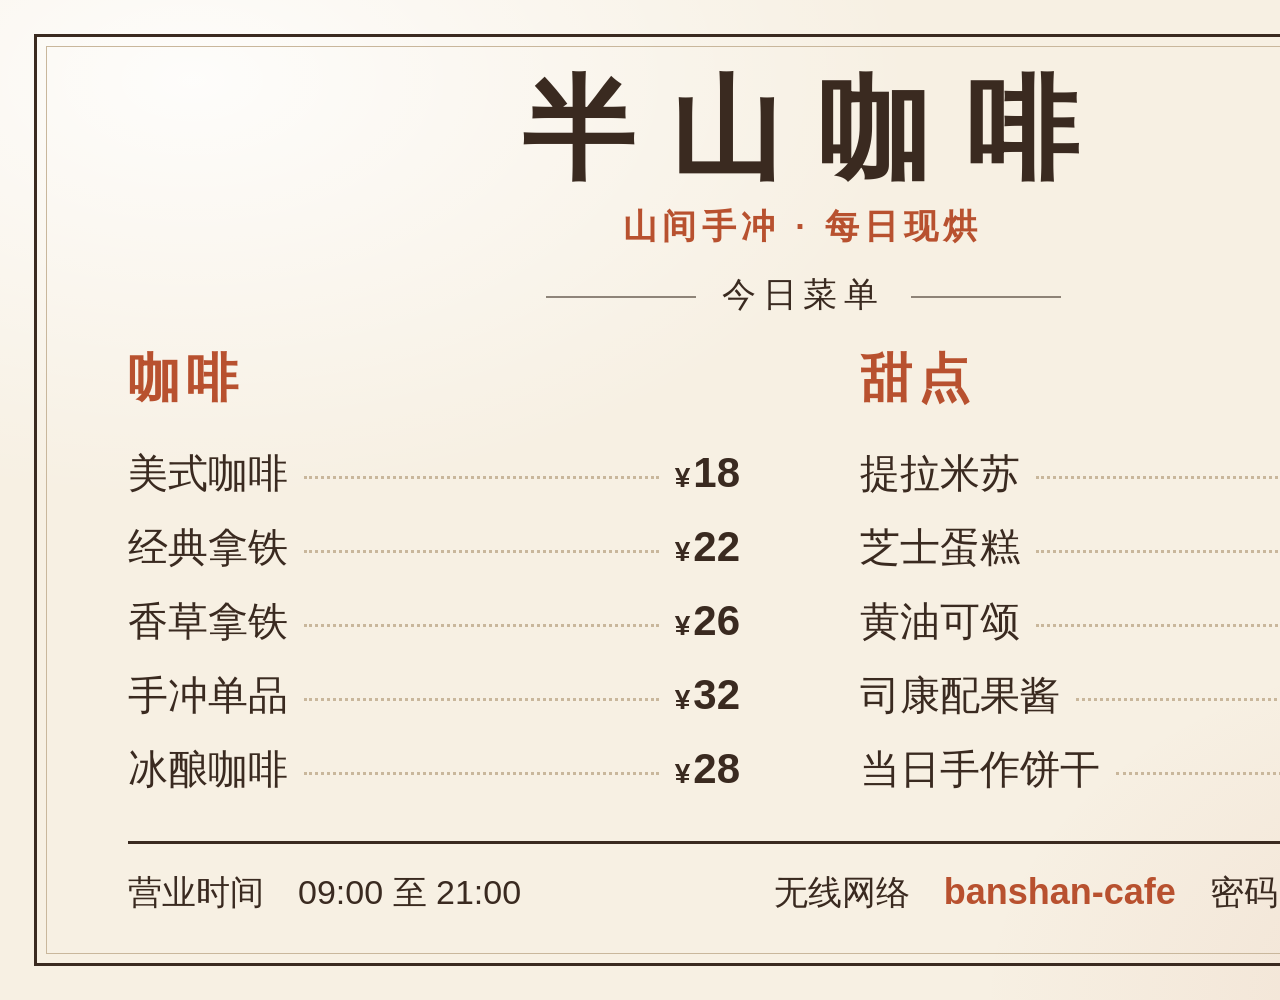
<file: samples/src/cafe-menu.html>
<!doctype html>
<html lang="zh-CN">
<head>
<meta charset="utf-8">
<style>
  :root { --ink:#3a2a20; --accent:#b8512f; --paper:#f7f0e3; --line:#c9b79c; }
  * { box-sizing: border-box; margin: 0; padding: 0; }
  html, body { width: 1600px; height: 1000px; overflow: hidden; }
  body {
    font-family: "Microsoft YaHei", "Microsoft YaHei UI", sans-serif;
    color: var(--ink);
    background:
      radial-gradient(1200px 700px at 12% 8%, rgba(255,255,255,.85), transparent 60%),
      radial-gradient(900px 600px at 95% 100%, rgba(184,81,47,.10), transparent 60%),
      var(--paper);
    position: relative;
  }
  .frame { position:absolute; inset:34px; border:3px solid var(--ink); }
  .frame::after { content:""; position:absolute; inset:9px; border:1px solid var(--line); }
  header { position:absolute; left:0; right:0; top:74px; text-align:center; }
  h1 { font-family:"KaiTi","STKaiti",serif; font-size:112px; letter-spacing:.32em; text-indent:.32em; font-weight:700; line-height:1; }
  .en { margin-top:18px; font-size:34px; letter-spacing:.16em; text-indent:.16em; color:var(--accent); font-weight:700; }
  .sub { margin-top:22px; font-size:34px; letter-spacing:.2em; text-indent:.2em; }
  .sub::before, .sub::after { content:""; display:inline-block; width:150px; height:2px; background:var(--ink); vertical-align:middle; margin:0 26px; opacity:.55; }
  main { position:absolute; left:128px; right:128px; top:344px; display:grid; grid-template-columns:1fr 1fr; column-gap:120px; }
  h2 { font-family:"Microsoft YaHei","Microsoft YaHei UI",sans-serif; font-weight:700; font-size:52px; margin-bottom:22px; color:var(--accent); letter-spacing:.12em; }
  h2 small { font-family:Georgia,serif; font-size:26px; letter-spacing:.08em; color:var(--ink); opacity:.65; margin-left:14px; font-weight:700; }
  li { list-style:none; display:flex; align-items:baseline; font-size:40px; line-height:1; padding:16px 0; }
  li .dots { flex:1; border-bottom:3px dotted var(--line); margin:0 16px; transform:translateY(-8px); }
  li .price { font-family:"Segoe UI","Microsoft YaHei",sans-serif; font-weight:700; font-size:42px; }
  li .price::before { content:"¥"; font-size:28px; margin-right:3px; }
  footer { position:absolute; left:128px; right:128px; bottom:84px; display:flex; justify-content:space-between; align-items:center; font-size:34px; border-top:3px solid var(--ink); padding-top:26px; }
  footer b { font-family:"Segoe UI","Microsoft YaHei",sans-serif; font-size:36px; color:var(--accent); font-weight:700; }
  .cup { position:absolute; right:150px; top:84px; width:150px; opacity:.9; }
</style>
</head>
<body>
<div class="frame"></div>
<svg class="cup" viewBox="0 0 120 120" fill="none" stroke="#3a2a20" stroke-width="4" stroke-linecap="round" stroke-linejoin="round">
  <path d="M22 48h64v26a24 24 0 0 1-24 24H46a24 24 0 0 1-24-24V48z" fill="#f2e3c9"/>
  <path d="M86 56h8a12 12 0 0 1 0 24h-9"/>
  <path d="M42 36c-6-6 6-10 0-18M58 36c-6-6 6-10 0-18M74 36c-6-6 6-10 0-18" stroke="#b8512f"/>
  <path d="M16 108h80"/>
</svg>
<header>
  <h1>半山咖啡</h1>
  <div class="en">山间手冲 · 每日现烘</div>
  <div class="sub">今日菜单</div>
</header>
<main>
  <section>
    <h2>咖啡</h2>
    <ul>
      <li>美式咖啡<span class="dots"></span><span class="price">18</span></li>
      <li>经典拿铁<span class="dots"></span><span class="price">22</span></li>
      <li>香草拿铁<span class="dots"></span><span class="price">26</span></li>
      <li>手冲单品<span class="dots"></span><span class="price">32</span></li>
      <li>冰酿咖啡<span class="dots"></span><span class="price">28</span></li>
    </ul>
  </section>
  <section>
    <h2>甜点</h2>
    <ul>
      <li>提拉米苏<span class="dots"></span><span class="price">28</span></li>
      <li>芝士蛋糕<span class="dots"></span><span class="price">26</span></li>
      <li>黄油可颂<span class="dots"></span><span class="price">16</span></li>
      <li>司康配果酱<span class="dots"></span><span class="price">20</span></li>
      <li>当日手作饼干<span class="dots"></span><span class="price">12</span></li>
    </ul>
  </section>
</main>
<footer>
  <span>营业时间　09:00 至 21:00</span>
  <span>无线网络　<b>banshan-cafe</b>　密码　<b>20261010</b></span>
</footer>
</body>
</html>
</file>
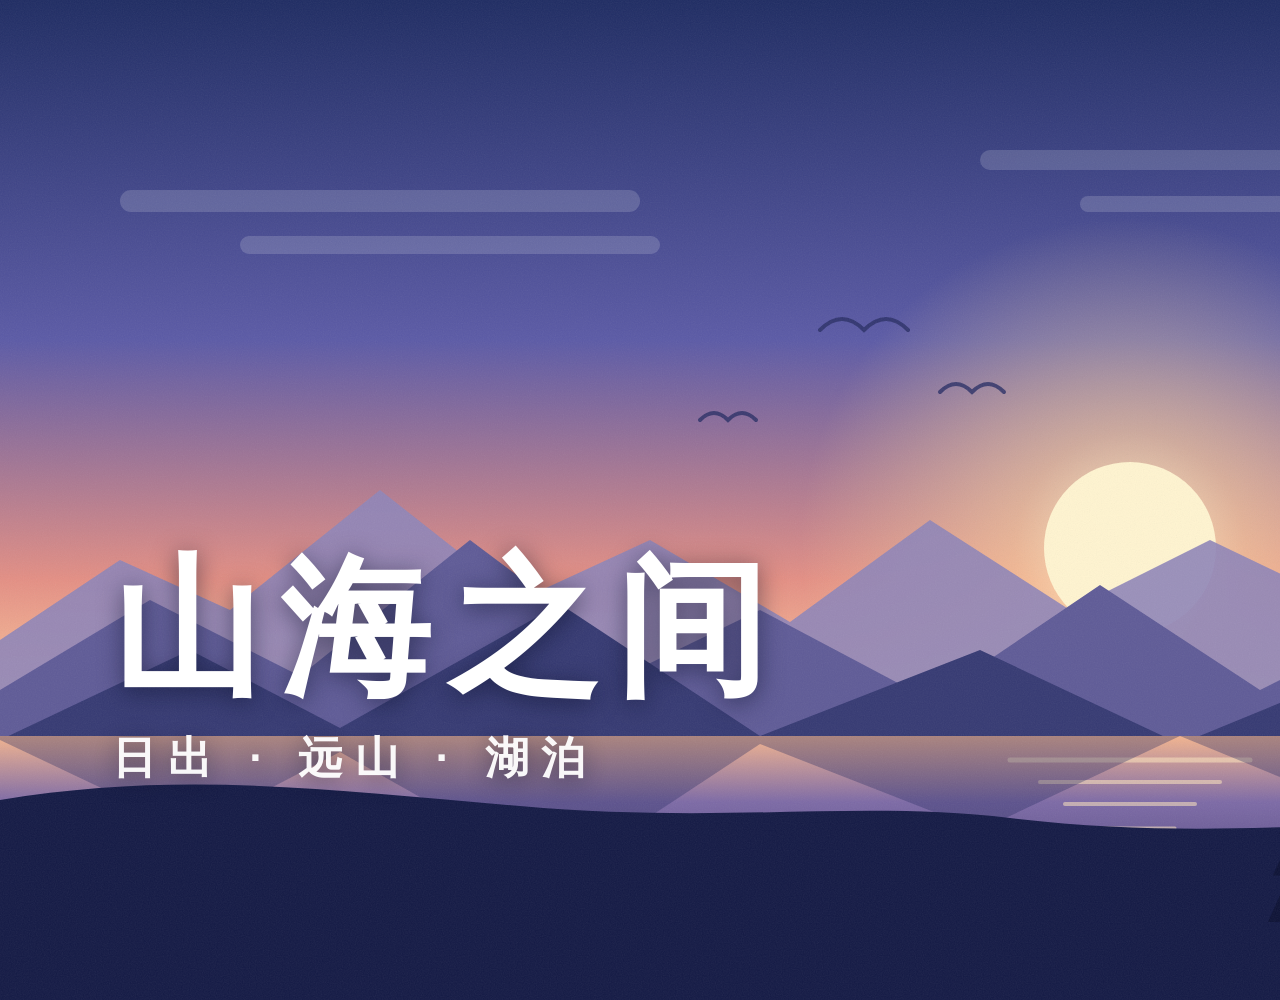
<file: samples/src/landscape.html>
<!doctype html>
<html lang="zh-CN">
<head>
<meta charset="utf-8">
<style>
  * { margin:0; padding:0; }
  html, body { width:1600px; height:1000px; overflow:hidden; background:#101536; }
  svg { display:block; }
  .title { position:absolute; left:112px; bottom:112px; color:#fff; font-family:"Microsoft YaHei","Microsoft YaHei UI",sans-serif; text-shadow:0 4px 24px rgba(10,14,40,.55); }
  .title h1 { font-size:150px; font-weight:700; letter-spacing:.12em; line-height:1; }
  .title p { margin-top:26px; font-size:44px; letter-spacing:.28em; opacity:.95; font-weight:600; }
</style>
</head>
<body>
<svg width="1600" height="1000" viewBox="0 0 1600 1000" xmlns="http://www.w3.org/2000/svg">
  <defs>
    <linearGradient id="sky" x1="0" y1="0" x2="0" y2="1">
      <stop offset="0" stop-color="#1f2c63"/>
      <stop offset=".34" stop-color="#5b5aa6"/>
      <stop offset=".58" stop-color="#e48f84"/>
      <stop offset=".72" stop-color="#ffd2a1"/>
    </linearGradient>
    <radialGradient id="glow" cx=".5" cy=".5" r=".5">
      <stop offset="0" stop-color="#fff6d6" stop-opacity=".95"/>
      <stop offset=".35" stop-color="#ffd9a0" stop-opacity=".55"/>
      <stop offset="1" stop-color="#ffd9a0" stop-opacity="0"/>
    </radialGradient>
    <linearGradient id="lake" x1="0" y1="0" x2="0" y2="1">
      <stop offset="0" stop-color="#f3b48f"/>
      <stop offset=".25" stop-color="#7d6aa6"/>
      <stop offset="1" stop-color="#1a2150"/>
    </linearGradient>
    <filter id="grain" x="0" y="0" width="100%" height="100%">
      <feTurbulence type="fractalNoise" baseFrequency=".85" numOctaves="2" seed="7"/>
      <feColorMatrix type="saturate" values="0"/>
      <feComponentTransfer><feFuncA type="linear" slope=".5"/></feComponentTransfer>
    </filter>
    <g id="pine">
      <path d="M0 0 L26 60 H10 L34 112 H14 L40 170 H-40 L-14 112 H-34 L-10 60 H-26 Z"/>
    </g>
  </defs>

  <rect width="1600" height="1000" fill="url(#sky)"/>
  <circle cx="1130" cy="548" r="330" fill="url(#glow)"/>
  <circle cx="1130" cy="548" r="86" fill="#fff4d0"/>

  <!-- clouds -->
  <g fill="#ffffff" opacity=".16">
    <rect x="120" y="190" width="520" height="22" rx="11"/>
    <rect x="240" y="236" width="420" height="18" rx="9"/>
    <rect x="980" y="150" width="440" height="20" rx="10"/>
    <rect x="1080" y="196" width="320" height="16" rx="8"/>
  </g>

  <!-- far mountains -->
  <path d="M0 640 L120 560 L230 610 L380 490 L520 600 L650 540 L790 622 L930 520 L1070 610 L1210 540 L1360 612 L1480 560 L1600 610 V720 H0 Z" fill="#8f86b8" opacity=".9"/>
  <!-- mid mountains -->
  <path d="M0 690 L150 600 L300 676 L470 540 L640 668 L760 610 L930 700 L1100 585 L1260 690 L1420 610 L1600 690 V760 H0 Z" fill="#5f5b97"/>
  <!-- near mountains -->
  <path d="M0 740 L190 650 L340 728 L560 604 L760 736 L980 650 L1180 744 L1380 662 L1600 744 V800 H0 Z" fill="#363a73"/>

  <!-- lake -->
  <rect y="736" width="1600" height="264" fill="url(#lake)"/>
  <g stroke="#ffe7bf" stroke-linecap="round" opacity=".55">
    <line x1="1010" y1="760" x2="1250" y2="760" stroke-width="5"/>
    <line x1="1040" y1="782" x2="1220" y2="782" stroke-width="4"/>
    <line x1="1065" y1="804" x2="1195" y2="804" stroke-width="4"/>
    <line x1="1085" y1="828" x2="1175" y2="828" stroke-width="3"/>
    <line x1="1100" y1="852" x2="1160" y2="852" stroke-width="3"/>
  </g>
  <!-- mirrored mountain hint -->
  <path d="M0 740 L190 830 L340 752 L560 876 L760 744 L980 830 L1180 736 L1380 818 L1600 736 V736 H0 Z" fill="#232860" opacity=".35"/>

  <!-- foreground shore + pines -->
  <path d="M0 800 C180 770 330 790 520 806 C720 824 860 800 1010 818 C1240 846 1420 808 1600 826 V1000 H0 Z" fill="#141a45"/>
  <g fill="#0d1236">
    <use href="#pine" transform="translate(1390 760) scale(1.25)"/>
    <use href="#pine" transform="translate(1486 782) scale(.95)"/>
    <use href="#pine" transform="translate(1300 786) scale(.8)"/>
    <use href="#pine" transform="translate(1548 800) scale(1.4)"/>
  </g>

  <!-- birds -->
  <g fill="none" stroke="#2a2f66" stroke-width="4" stroke-linecap="round" opacity=".8">
    <path d="M820 330 q22 -22 44 0 q22 -22 44 0"/>
    <path d="M940 392 q16 -16 32 0 q16 -16 32 0"/>
    <path d="M700 420 q14 -14 28 0 q14 -14 28 0"/>
  </g>

  <rect width="1600" height="1000" filter="url(#grain)" opacity=".16"/>
</svg>
<div class="title">
  <h1>山海之间</h1>
  <p>日出 · 远山 · 湖泊</p>
</div>
</body>
</html>
</file>
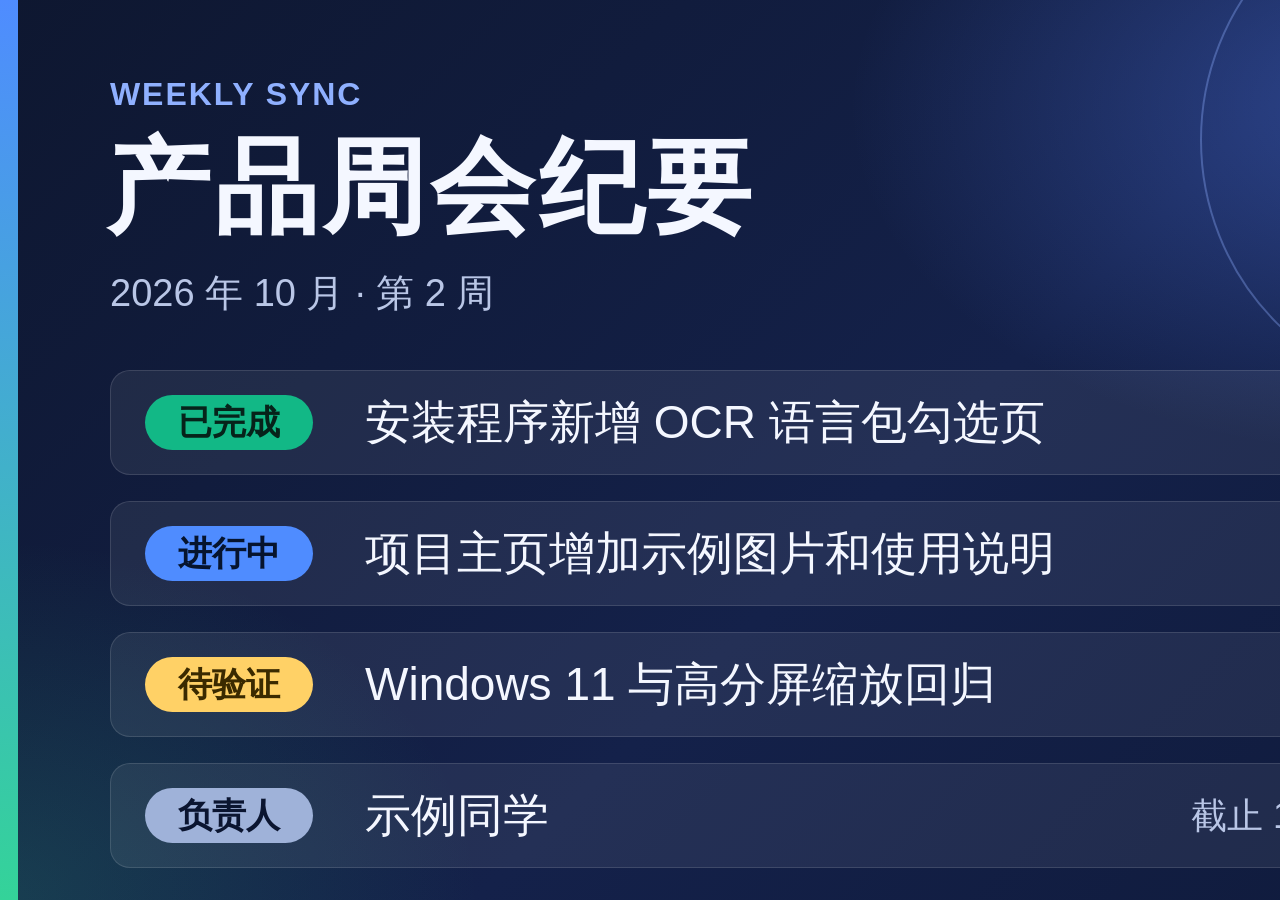
<file: samples/src/meeting-slide.html>
<!doctype html>
<html lang="zh-CN">
<head>
<meta charset="utf-8">
<style>
  * { box-sizing: border-box; margin: 0; padding: 0; }
  html, body { width: 1600px; height: 900px; overflow: hidden; }
  body {
    font-family: "Microsoft YaHei", "Microsoft YaHei UI", sans-serif;
    color: #f4f7ff;
    background:
      radial-gradient(900px 560px at 88% 12%, rgba(88,130,255,.38), transparent 62%),
      radial-gradient(800px 600px at 0% 100%, rgba(52,211,153,.18), transparent 60%),
      linear-gradient(135deg, #0e1730 0%, #14214a 55%, #0f1a3a 100%);
    position: relative;
  }
  .bar { position:absolute; left:0; top:0; bottom:0; width:18px; background:linear-gradient(#4f8cff,#34d399); }
  .tag { position:absolute; left:110px; top:76px; font-size:32px; letter-spacing:.06em; color:#8fb0ff; font-weight:700; }
  h1 { position:absolute; left:106px; top:130px; font-size:104px; font-weight:700; letter-spacing:.04em; line-height:1.1; }
  .date { position:absolute; left:110px; top:268px; font-size:38px; color:#b9c6e6; }
  .rows { position:absolute; left:110px; right:110px; top:370px; }
  .row { display:flex; align-items:center; margin-bottom:26px; padding:24px 34px; border-radius:20px;
         background:rgba(255,255,255,.07); border:1px solid rgba(255,255,255,.12); font-size:46px; line-height:1.15; }
  .pill { flex:none; width:168px; text-align:center; margin-right:52px; padding:8px 0; border-radius:999px; font-size:34px; font-weight:700; }
  .done { background:#12b886; color:#06231a; }
  .doing { background:#4f8cff; color:#06142e; }
  .todo { background:#ffd166; color:#3a2a00; }
  .who { background:#9fb2d9; color:#0b1530; }
  .row span.meta { margin-left:auto; font-size:36px; color:#b9c6e6; }
  .deco { position:absolute; right:-120px; top:-120px; width:520px; height:520px; border-radius:50%; border:2px solid rgba(143,176,255,.35); }
  .deco.b { right:-40px; top:-40px; width:360px; height:360px; border-color:rgba(143,176,255,.22); }
</style>
</head>
<body>
<div class="bar"></div>
<div class="deco"></div><div class="deco b"></div>
<div class="tag">WEEKLY SYNC</div>
<h1>产品周会纪要</h1>
<div class="date">2026 年 10 月 · 第 2 周</div>
<div class="rows">
  <div class="row"><div class="pill done">已完成</div>安装程序新增 OCR 语言包勾选页</div>
  <div class="row"><div class="pill doing">进行中</div>项目主页增加示例图片和使用说明</div>
  <div class="row"><div class="pill todo">待验证</div>Windows 11 与高分屏缩放回归</div>
  <div class="row"><div class="pill who">负责人</div>示例同学<span class="meta">截止 10 月 17 日</span></div>
</div>
</body>
</html>
</file>
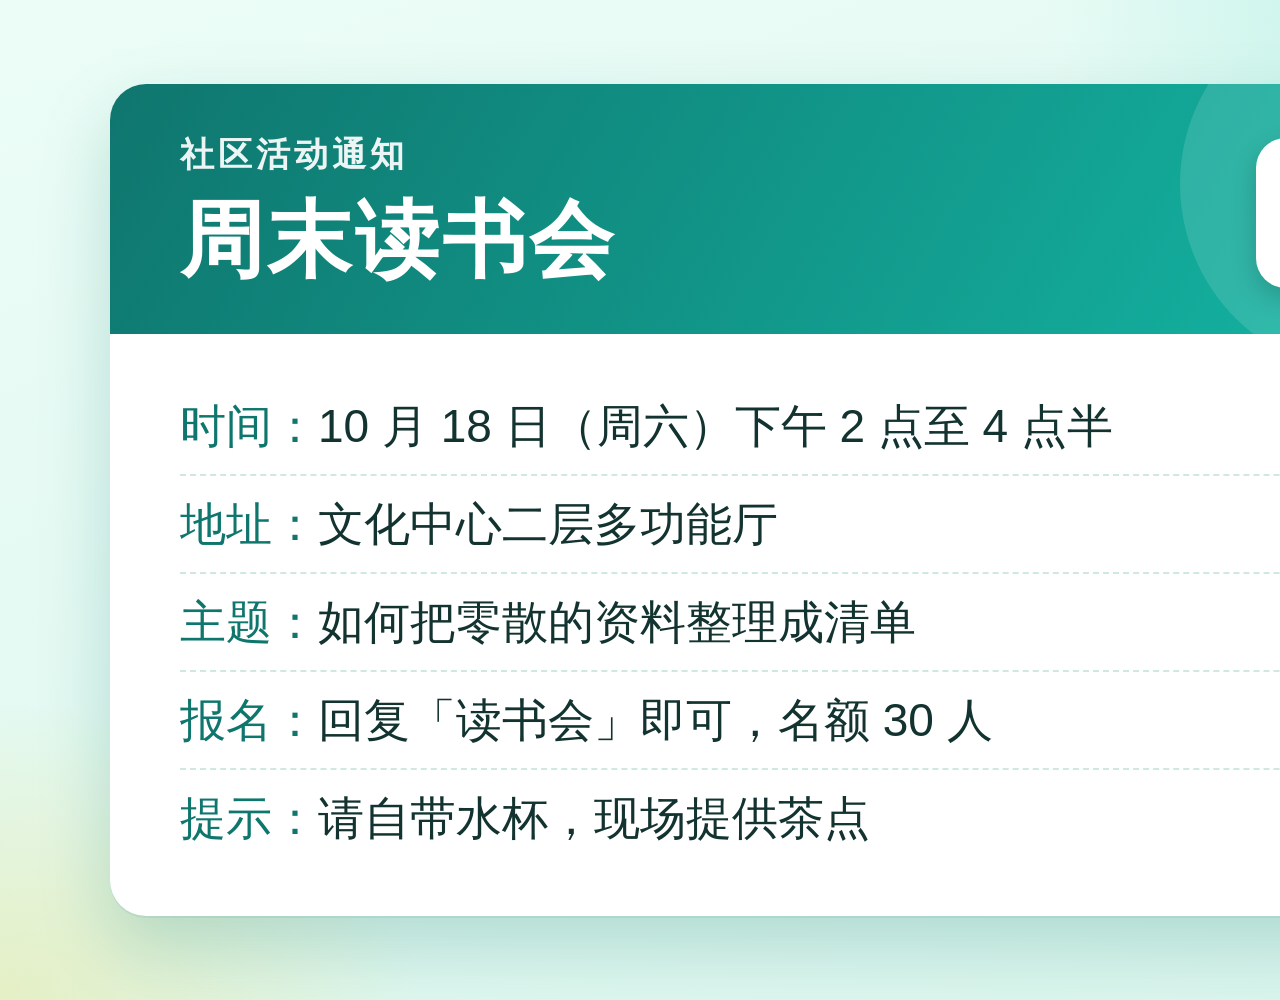
<file: samples/src/notice.html>
<!doctype html>
<html lang="zh-CN">
<head>
<meta charset="utf-8">
<style>
  * { box-sizing: border-box; margin: 0; padding: 0; }
  html, body { width: 1600px; height: 1000px; overflow: hidden; }
  body {
    font-family: "Microsoft YaHei", "Microsoft YaHei UI", sans-serif;
    color: #12332f;
    background:
      radial-gradient(900px 600px at 100% 0%, rgba(45,212,191,.28), transparent 62%),
      radial-gradient(700px 500px at 0% 100%, rgba(250,204,21,.20), transparent 60%),
      linear-gradient(160deg, #ecfdf7 0%, #d9f5ec 100%);
    position: relative;
  }
  .card { position:absolute; left:110px; right:110px; top:84px; bottom:84px; border-radius:36px; background:#fff;
          box-shadow: 0 30px 70px rgba(15,118,110,.22), 0 2px 0 rgba(15,118,110,.08); overflow:hidden; }
  .head { height:250px; padding:48px 70px 0; color:#fff; position:relative;
          background: linear-gradient(120deg, #0f766e 0%, #14b8a6 100%); }
  .head::after { content:""; position:absolute; right:-70px; top:-90px; width:380px; height:380px; border-radius:50%; background:rgba(255,255,255,.12); }
  .head .kicker { font-size:34px; font-weight:700; letter-spacing:.12em; opacity:.92; }
  .head h1 { margin-top:16px; font-size:84px; font-weight:700; letter-spacing:.04em; line-height:1.1; }
  .badge { position:absolute; right:84px; top:54px; z-index:1; width:150px; height:150px; border-radius:30px; background:#fff; color:#0f766e;
           display:flex; flex-direction:column; align-items:center; justify-content:center; box-shadow:0 10px 26px rgba(0,0,0,.18); }
  .badge b { font-size:76px; line-height:1; }
  .badge span { font-size:32px; font-weight:700; margin-top:6px; }
  .rows { padding:44px 70px 0; }
  .row { display:flex; align-items:baseline; font-size:46px; line-height:1; padding:25px 0; border-bottom:2px dashed #cfe8e1; white-space:nowrap; }
  .row:last-child { border-bottom:none; }
  .row .k { color:#0f766e; font-weight:400; margin-right:0; }
</style>
</head>
<body>
<div class="card">
  <div class="head">
    <div class="kicker">社区活动通知</div>
    <h1>周末读书会</h1>
  </div>
  <div class="badge"><b>18</b><span>10 月</span></div>
  <div class="rows">
    <div class="row"><span class="k">时间：</span>10 月 18 日（周六）下午 2 点至 4 点半</div>
    <div class="row"><span class="k">地址：</span>文化中心二层多功能厅</div>
    <div class="row"><span class="k">主题：</span>如何把零散的资料整理成清单</div>
    <div class="row"><span class="k">报名：</span>回复「读书会」即可，名额 30 人</div>
    <div class="row"><span class="k">提示：</span>请自带水杯，现场提供茶点</div>
  </div>
</div>
</body>
</html>
</file>
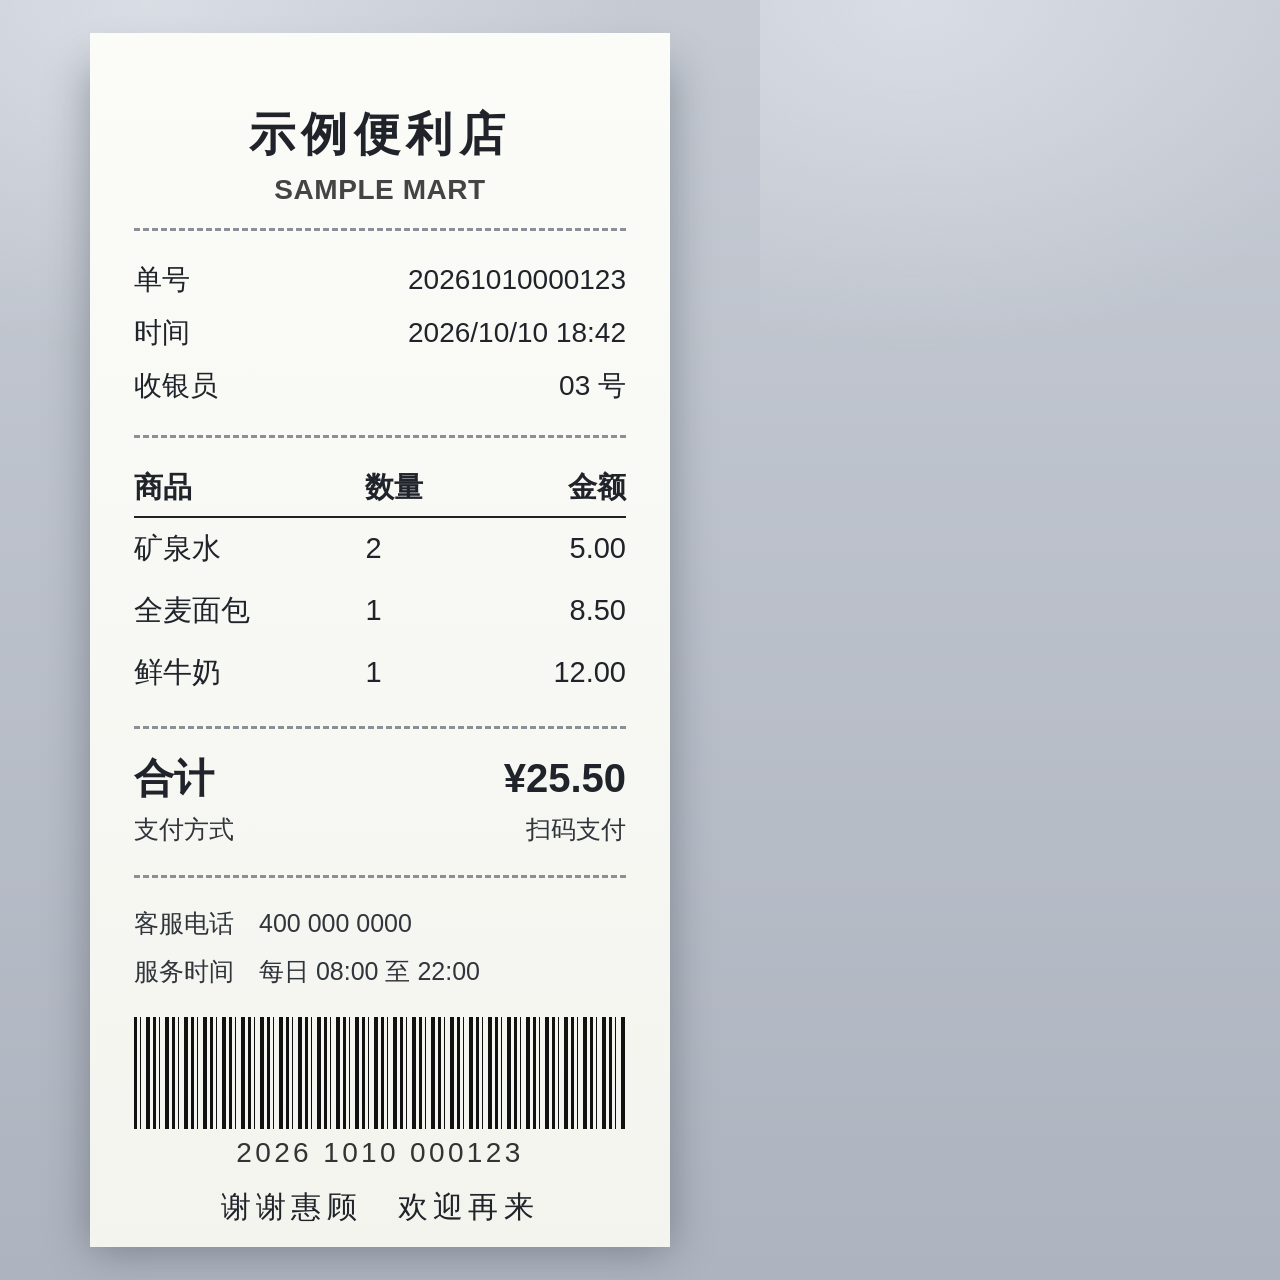
<file: samples/src/receipt.html>
<!doctype html>
<html lang="zh-CN">
<head>
<meta charset="utf-8">
<style>
  * { box-sizing: border-box; margin: 0; padding: 0; }
  html, body { width: 760px; height: 1280px; overflow: hidden; }
  body {
    font-family: "Microsoft YaHei", "Microsoft YaHei UI", sans-serif;
    color: #20242a;
    background:
      radial-gradient(700px 500px at 20% 0%, #d9dde4, transparent 70%),
      linear-gradient(180deg, #c5cad3, #aeb4bf);
    position: relative;
  }
  .paper {
    position:absolute; left:90px; right:90px; top:48px; bottom:48px; padding:56px 44px 40px;
    background: linear-gradient(180deg, #fbfbf8, #f4f4ef);
    box-shadow: 0 18px 40px rgba(20,28,40,.35), 0 2px 0 rgba(0,0,0,.06);
  }
  .paper::before, .paper::after {
    content:""; position:absolute; left:0; right:0; height:16px;
    background: linear-gradient(-45deg, transparent 8px, var(--edge) 0) 0 0 / 22px 16px,
                linear-gradient(45deg, transparent 8px, var(--edge) 0) 0 0 / 22px 16px;
  }
  .paper::before { top:-15px; transform:rotate(180deg); --edge:#fbfbf8; }
  .paper::after { bottom:-15px; --edge:#f4f4ef; }
  h1 { text-align:center; font-size:46px; letter-spacing:.14em; font-weight:700; }
  .en { text-align:center; margin-top:8px; font-size:28px; letter-spacing:.02em; color:#444; font-weight:700; }
  .sep { margin:22px 0; border-top:3px dashed #8a8f98; }
  .kv { display:flex; justify-content:space-between; font-size:28px; line-height:1.9; }
  table { width:100%; border-collapse:collapse; font-size:29px; }
  th { text-align:left; font-weight:700; padding:8px 0; border-bottom:2px solid #20242a; }
  th:last-child, td:last-child { text-align:right; }
  td { padding:11px 0; }
  .total { display:flex; justify-content:space-between; align-items:baseline; font-size:40px; font-weight:700; margin-top:6px; }
  .small { font-size:25px; line-height:1.9; color:#30343b; }
  .thanks { text-align:center; margin-top:18px; font-size:30px; letter-spacing:.18em; }
  .barcode { height:112px; margin:22px 0 8px;
    background: repeating-linear-gradient(90deg, #111 0 3px, transparent 3px 6px, #111 6px 7px, transparent 7px 12px, #111 12px 16px, transparent 16px 19px); }
  .code { text-align:center; font-size:28px; letter-spacing:.12em; color:#333; }
</style>
</head>
<body>
<div class="paper">
  <h1>示例便利店</h1>
  <div class="en">SAMPLE MART</div>
  <div class="sep"></div>
  <div class="kv"><span>单号</span><span>20261010000123</span></div>
  <div class="kv"><span>时间</span><span>2026/10/10 18:42</span></div>
  <div class="kv"><span>收银员</span><span>03 号</span></div>
  <div class="sep"></div>
  <table>
    <tr><th>商品</th><th>数量</th><th>金额</th></tr>
    <tr><td>矿泉水</td><td>2</td><td>5.00</td></tr>
    <tr><td>全麦面包</td><td>1</td><td>8.50</td></tr>
    <tr><td>鲜牛奶</td><td>1</td><td>12.00</td></tr>
  </table>
  <div class="sep"></div>
  <div class="total"><span>合计</span><span>¥25.50</span></div>
  <div class="kv small"><span>支付方式</span><span>扫码支付</span></div>
  <div class="sep"></div>
  <div class="small">客服电话　400 000 0000<br>服务时间　每日 08:00 至 22:00</div>
  <div class="barcode"></div>
  <div class="code">2026 1010 000123</div>
  <div class="thanks">谢谢惠顾　欢迎再来</div>
</div>
</body>
</html>
</file>
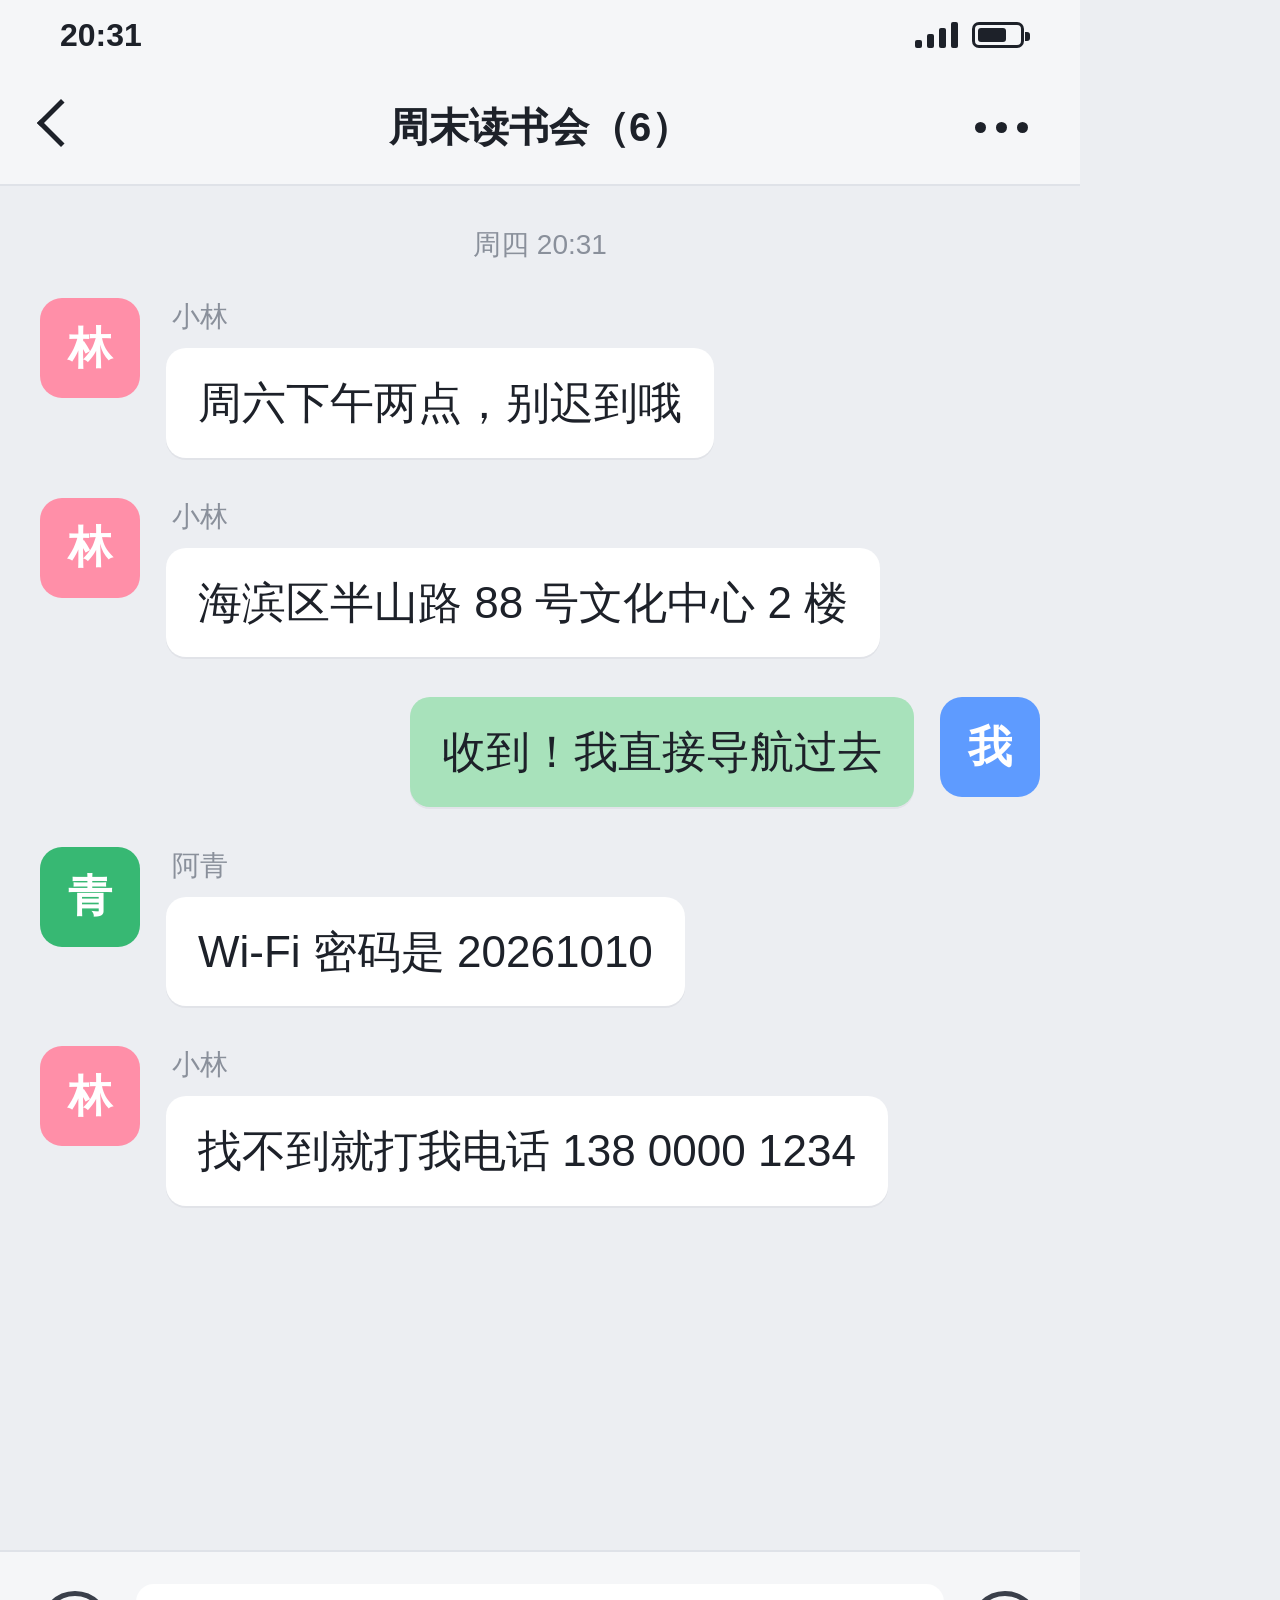
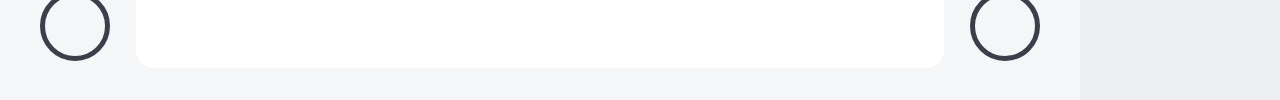
<file: tools/promo-video/demo-src/chat.html>
<!doctype html>
<html lang="zh-CN">
<head>
<meta charset="utf-8">
<!-- 宣传片用的虚构群聊截图：群名、人名、地址、电话、密码都是编的。 -->
<style>
  * { box-sizing: border-box; margin: 0; padding: 0; }
  html, body { width: 1080px; height: 1700px; overflow: hidden; }
  body {
    font-family: "Microsoft YaHei", "Microsoft YaHei UI", sans-serif;
    background: #eceef2;
    color: #1d2129;
    position: relative;
  }
  .status { height: 70px; display: flex; align-items: center; justify-content: space-between; padding: 0 56px 0 60px;
            font-size: 32px; font-weight: 700; background: #f5f6f8; }
  .status .icons { display: flex; align-items: center; gap: 14px; }
  .bars { display: flex; align-items: flex-end; gap: 5px; height: 26px; }
  .bars i { display: block; width: 7px; background: #1d2129; border-radius: 2px; }
  .battery { width: 52px; height: 26px; border: 3px solid #1d2129; border-radius: 7px; padding: 3px; position: relative; }
  .battery::after { content: ""; position: absolute; right: -9px; top: 7px; width: 5px; height: 9px; background: #1d2129; border-radius: 0 3px 3px 0; }
  .battery b { display: block; width: 70%; height: 100%; background: #1d2129; border-radius: 3px; }
  .top { height: 116px; display: flex; align-items: center; justify-content: center; position: relative;
         font-size: 40px; font-weight: 700; background: #f5f6f8; border-bottom: 2px solid #dfe2e8; }
  .top .back { position: absolute; left: 44px; top: 36px; width: 34px; height: 34px; border-left: 5px solid #1d2129; border-bottom: 5px solid #1d2129; transform: rotate(45deg); }
  .top .more { position: absolute; right: 52px; top: 52px; display: flex; gap: 10px; }
  .top .more i { display: block; width: 11px; height: 11px; border-radius: 50%; background: #1d2129; }
  .msgs { padding: 34px 40px 0; }
  .time { text-align: center; font-size: 28px; color: #8a909b; margin: 6px 0 34px; }
  .msg { display: flex; align-items: flex-start; margin-bottom: 40px; }
  .av { width: 100px; height: 100px; border-radius: 22px; flex: none; display: flex; align-items: center; justify-content: center;
        font-size: 44px; font-weight: 700; color: #fff; }
  .body { margin-left: 26px; }
  .name { font-size: 28px; color: #8a909b; margin: 0 0 12px 6px; }
  .bubble { display: inline-block; background: #fff; border-radius: 20px; padding: 24px 32px; font-size: 44px; line-height: 1.4;
            white-space: nowrap; box-shadow: 0 2px 0 rgba(20, 30, 50, .05); }
  .mine { flex-direction: row-reverse; }
  .mine .body { margin: 0 26px 0 0; text-align: right; }
  .mine .bubble { background: #a8e2bb; }
  .input { position: absolute; left: 0; right: 0; bottom: 0; height: 150px; background: #f5f6f8; border-top: 2px solid #dfe2e8;
           display: flex; align-items: center; padding: 0 40px; gap: 26px; }
  .input .field { flex: 1; height: 84px; border-radius: 18px; background: #fff; }
  .input .circle { width: 70px; height: 70px; border-radius: 50%; border: 5px solid #3a3f4a; }
</style>
</head>
<body>
<div class="status">
  <span>20:31</span>
  <span class="icons">
    <span class="bars"><i style="height:8px"></i><i style="height:14px"></i><i style="height:20px"></i><i style="height:26px"></i></span>
    <span class="battery"><b></b></span>
  </span>
</div>
<div class="top"><span class="back"></span>周末读书会（6）<span class="more"><i></i><i></i><i></i></span></div>
<div class="msgs">
  <div class="time">周四 20:31</div>
  <div class="msg">
    <div class="av" style="background:#ff8fa8">林</div>
    <div class="body"><div class="name">小林</div><div class="bubble">周六下午两点，别迟到哦</div></div>
  </div>
  <div class="msg">
    <div class="av" style="background:#ff8fa8">林</div>
    <div class="body"><div class="name">小林</div><div class="bubble">海滨区半山路 88 号文化中心 2 楼</div></div>
  </div>
  <div class="msg mine">
    <div class="av" style="background:#5e9bff">我</div>
    <div class="body"><div class="bubble">收到！我直接导航过去</div></div>
  </div>
  <div class="msg">
    <div class="av" style="background:#37b873">青</div>
    <div class="body"><div class="name">阿青</div><div class="bubble">Wi-Fi 密码是 20261010</div></div>
  </div>
  <div class="msg">
    <div class="av" style="background:#ff8fa8">林</div>
    <div class="body"><div class="name">小林</div><div class="bubble">找不到就打我电话 138 0000 1234</div></div>
  </div>
</div>
<div class="input"><span class="circle"></span><span class="field"></span><span class="circle"></span></div>
</body>
</html>
</file>
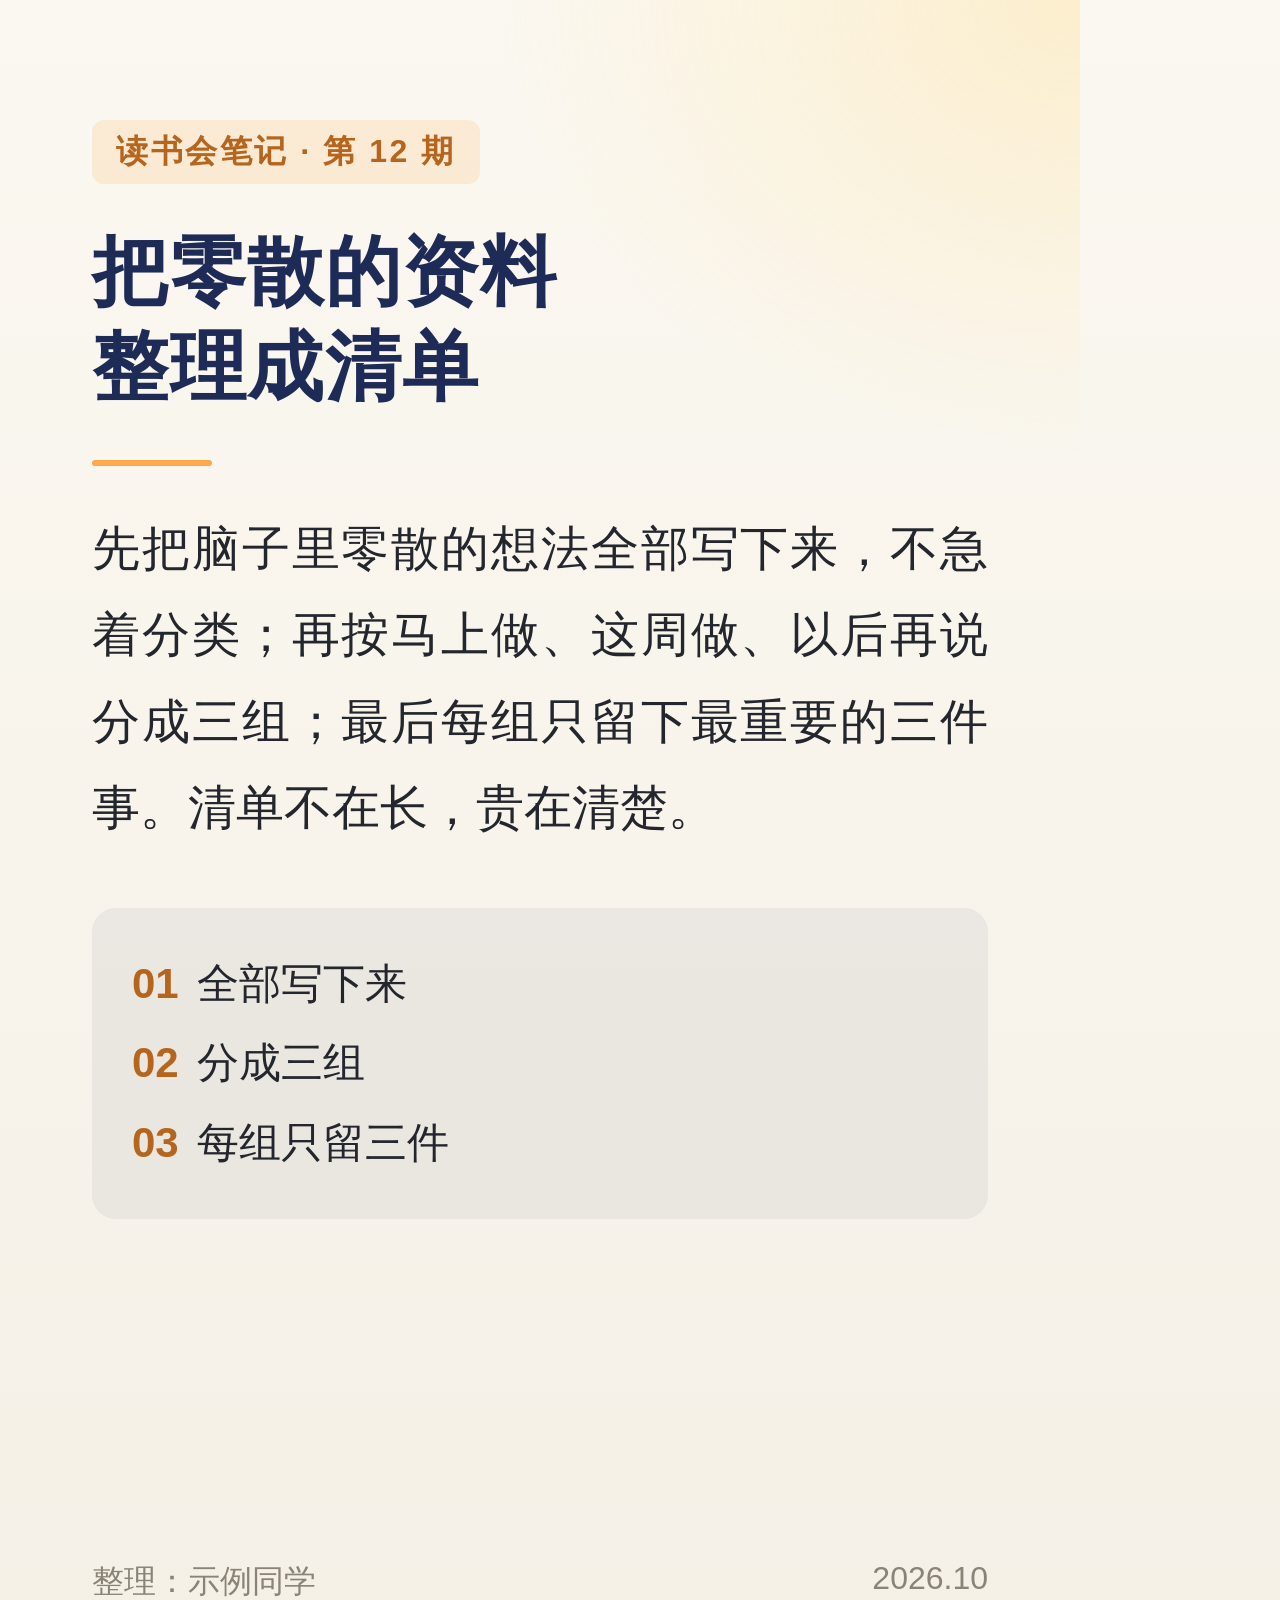
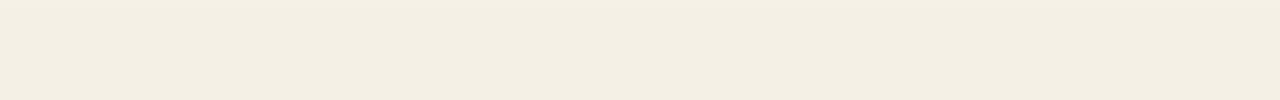
<file: tools/promo-video/demo-src/notes.html>
<!doctype html>
<html lang="zh-CN">
<head>
<meta charset="utf-8">
<!-- 宣传片用的虚构读书笔记：正文是原创短文，署名是编的。 -->
<style>
  * { box-sizing: border-box; margin: 0; padding: 0; }
  html, body { width: 1080px; height: 1700px; overflow: hidden; }
  body {
    font-family: "Microsoft YaHei", "Microsoft YaHei UI", sans-serif;
    color: #23262d;
    background:
      radial-gradient(900px 700px at 100% 0%, rgba(255, 201, 62, .20), transparent 65%),
      linear-gradient(180deg, #fbf8f1 0%, #f5f0e6 100%);
    position: relative;
  }
  .page { position: absolute; left: 92px; right: 92px; top: 120px; }
  .kicker { display: inline-block; font-size: 32px; font-weight: 700; color: #b5651d; letter-spacing: .08em;
            padding: 10px 24px; border-radius: 12px; background: rgba(255, 169, 77, .18); }
  h1 { margin-top: 40px; font-size: 76px; line-height: 1.25; font-weight: 700; letter-spacing: .02em; color: #1e2b57; }
  .rule { margin: 46px 0 40px; height: 6px; width: 120px; border-radius: 3px; background: #ffa94d; }
  p { font-size: 48px; line-height: 1.8; text-align: justify; }
  .box { margin-top: 56px; padding: 36px 40px; border-radius: 24px; background: rgba(30, 43, 87, .06); }
  .box div { font-size: 42px; line-height: 1.9; }
  .box b { color: #b5651d; margin-right: 18px; }
  .foot { position: absolute; left: 92px; right: 92px; bottom: 96px; font-size: 32px; color: #8a8478; display: flex; justify-content: space-between; }
</style>
</head>
<body>
<div class="page">
  <span class="kicker">读书会笔记 · 第 12 期</span>
  <h1>把零散的资料<br>整理成清单</h1>
  <div class="rule"></div>
  <p>先把脑子里零散的想法全部写下来，不急着分类；再按马上做、这周做、以后再说分成三组；最后每组只留下最重要的三件事。清单不在长，贵在清楚。</p>
  <div class="box">
    <div><b>01</b>全部写下来</div>
    <div><b>02</b>分成三组</div>
    <div><b>03</b>每组只留三件</div>
  </div>
</div>
<div class="foot"><span>整理：示例同学</span><span>2026.10</span></div>
</body>
</html>
</file>
